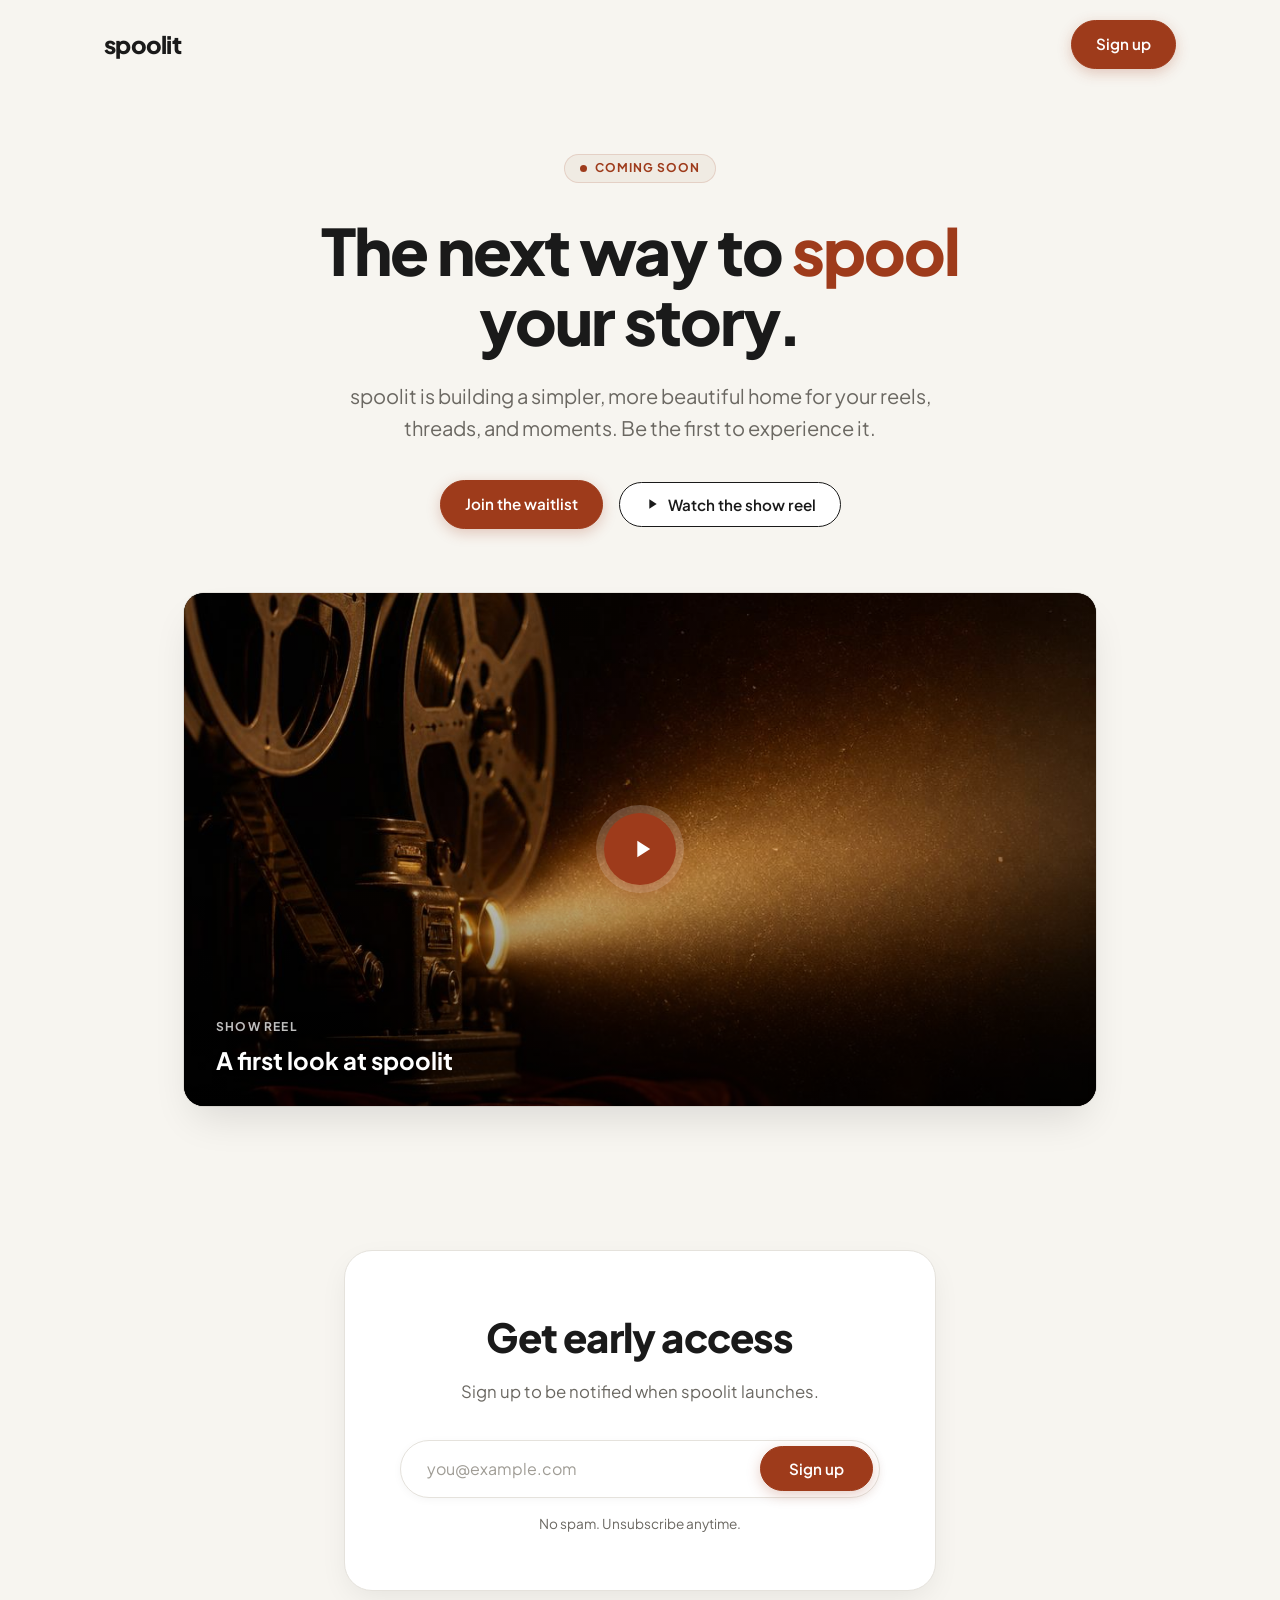
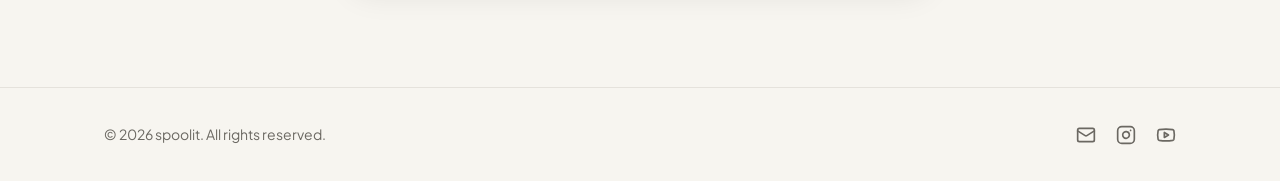
<file: SpoolIt.html>
<!DOCTYPE html>
<html lang="en">

<head>
  <meta charset="UTF-8">
  <meta name="viewport" content="width=device-width, initial-scale=1.0">
  <title>spoolit — Coming Soon</title>
  <meta name="description"
    content="spoolit is building a simpler, more beautiful home for your reels, threads, and moments. Join the waitlist for early access.">
  <meta property="og:title" content="spoolit — Coming Soon">
  <meta property="og:description"
    content="spoolit is building a simpler, more beautiful home for your reels, threads, and moments. Join the waitlist for early access.">
  <meta property="og:type" content="website">

  <!-- Google Fonts: Plus Jakarta Sans & Inter -->
  <link rel="preconnect" href="https://fonts.googleapis.com">
  <link rel="preconnect" href="https://fonts.gstatic.com" crossorigin>
  <link
    href="https://fonts.googleapis.com/css2?family=Plus+Jakarta+Sans:wght@400;500;600;700;800&family=Inter:wght@400;500;600;700&display=swap"
    rel="stylesheet">

  <!-- CSS Styles -->
  <link rel="stylesheet" href="styles.css">
</head>

<body>
  <!-- Header Navbar -->
  <header class="navbar" id="navbar">
    <div class="container nav-container">
      <a href="#" class="logo" id="brand-logo">spoolit</a>
      <a href="#signup" class="btn btn-primary nav-btn" id="nav-signup-btn">Sign up</a>
    </div>
  </header>

  <main>
    <!-- Hero Section -->
    <section class="hero-section">
      <div class="container hero-container">

        <!-- Badge -->
        <div class="badge" id="hero-badge">
          <span class="badge-dot"></span>
          <span>COMING SOON</span>
        </div>

        <!-- Main Heading -->
        <h1 class="hero-title" id="main-heading">
          The next way to <span class="highlight">spool</span> your story.
        </h1>

        <!-- Subtitle -->
        <p class="hero-subtitle" id="hero-subtitle">
          spoolit is building a simpler, more beautiful home for your reels, threads, and moments. Be the first to
          experience it.
        </p>

        <!-- Hero Buttons -->
        <div class="hero-actions">
          <a href="#signup" class="btn btn-primary" id="hero-waitlist-btn">
            Join the waitlist
          </a>
          <button type="button" class="btn btn-secondary" id="watch-showreel-btn">
            <svg class="play-icon-sm" viewBox="0 0 24 24" fill="currentColor">
              <path d="M8 5v14l11-7z" />
            </svg>
            <span>Watch the show reel</span>
          </button>
        </div>

      </div>
    </section>

    <!-- Video Show Reel Card Section -->
    <section class="showreel-section">
      <div class="container showreel-container">
        <div class="video-card" id="video-card" role="button" tabindex="0" aria-label="Play show reel video">

          <!-- Image Thumbnail View -->
          <div class="thumbnail-wrapper" id="thumbnail-wrapper">
            <img src="assets/showreel-poster.jpg" alt="spoolit Show Reel Thumbnail - Vintage Film Projector"
              class="thumbnail-img" id="thumbnail-img">
            <div class="thumbnail-overlay"></div>

            <!-- Play Button Badge Center -->
            <button type="button" class="play-button" id="play-button-overlay" aria-label="Play Video">
              <svg class="play-icon-lg" viewBox="0 0 24 24" fill="currentColor">
                <path d="M8 5v14l11-7z" />
              </svg>
            </button>

            <!-- Card Bottom Info -->
            <div class="showreel-info">
              <span class="showreel-label">SHOW REEL</span>
              <h3 class="showreel-caption">A first look at spoolit</h3>
            </div>
          </div>

          <!-- Embedded YouTube Video Container (Hidden until played) -->
          <div class="iframe-wrapper hidden" id="iframe-wrapper">
            <!-- Iframe dynamically inserted via JS to optimize page load & auto-play -->
          </div>

        </div>
      </div>
    </section>

    <!-- Waitlist / Early Access Section -->
    <section class="waitlist-section" id="signup">
      <div class="container waitlist-container">
        <div class="waitlist-card">
          <h2 class="waitlist-title" id="waitlist-heading">Get early access</h2>
          <p class="waitlist-subtitle" id="waitlist-desc">Sign up to be notified when spoolit launches.</p>

          <!-- Hidden iframe target for silent Google Apps Script form submission -->
          <iframe name="hidden_iframe" id="hidden_iframe" style="display:none;"></iframe>

          <form class="waitlist-form" id="waitlist-form"
            action="https://script.google.com/macros/s/AKfycbzEDkhsuNWuBlk6IgSFlKLW3jMQFyiQ68gtdpbbWCG_asgrhia1qH_EsW-ilvMlTs-w/exec"
            method="POST" target="hidden_iframe">
            <input type="hidden" name="sheetName" value="Spool_Waitlist">
            <input type="hidden" name="sheet" value="Spool_Waitlist">
            <input type="hidden" name="Email" id="email-hidden-input" value="">
            <input type="hidden" name="emailAddress" id="email-address-hidden-input" value="">
            <input type="hidden" name="timestamp" id="timestamp-hidden-input" value="">
            <div class="input-group">
              <input type="email" name="email" id="email-input" class="email-input" placeholder="you@example.com"
                required aria-label="Email Address" autocomplete="email">
              <button type="submit" class="btn btn-primary form-submit-btn" id="submit-btn">
                Sign up
              </button>
            </div>
            <p class="form-disclaimer">No spam. Unsubscribe anytime.</p>
          </form>

          <!-- Success Message Toast (Hidden by default) -->
          <div class="success-message hidden" id="success-message" role="alert">
            <div class="success-icon">✓</div>
            <p class="success-text"><strong>You're on the waitlist!</strong> We'll notify you as soon as early access
              opens.</p>
          </div>

        </div>
      </div>
    </section>
  </main>

  <!-- Footer -->
  <footer class="footer">
    <div class="container footer-container">
      <p class="copyright-text" id="footer-copyright">© 2026 spoolit. All rights reserved.</p>

      <div class="social-links">
        <a href="mailto:hello@spoolit.app" class="social-link" aria-label="Email spoolit" title="Email Us">
          <svg viewBox="0 0 24 24" width="20" height="20" fill="none" stroke="currentColor" stroke-width="2"
            stroke-linecap="round" stroke-linejoin="round">
            <rect width="20" height="16" x="2" y="4" rx="2" />
            <path d="m22 7-8.97 5.7a1.94 1.94 0 0 1-2.06 0L2 7" />
          </svg>
        </a>
        <a href="https://instagram.com" target="_blank" rel="noopener noreferrer" class="social-link"
          aria-label="Instagram" title="Instagram">
          <svg viewBox="0 0 24 24" width="20" height="20" fill="none" stroke="currentColor" stroke-width="2"
            stroke-linecap="round" stroke-linejoin="round">
            <rect width="20" height="20" x="2" y="2" rx="5" ry="5" />
            <path d="M16 11.37A4 4 0 1 1 12.63 8 4 4 0 0 1 16 11.37z" />
            <line x1="17.5" x2="17.51" y1="6.5" y2="6.5" />
          </svg>
        </a>
        <a href="https://youtu.be/IjXVorAIwHE?si=N1MJygTZKGop8Ckr" target="_blank" rel="noopener noreferrer"
          class="social-link" aria-label="YouTube" title="YouTube Show Reel">
          <svg viewBox="0 0 24 24" width="20" height="20" fill="none" stroke="currentColor" stroke-width="2"
            stroke-linecap="round" stroke-linejoin="round">
            <path
              d="M2.5 17a24.12 24.12 0 0 1 0-10 2 2 0 0 1 1.4-1.4 49.56 49.56 0 0 1 16.2 0A2 2 0 0 1 21.5 7a24.12 24.12 0 0 1 0 10 2 2 0 0 1-1.4 1.4 49.55 49.55 0 0 1-16.2 0A2 2 0 0 1 2.5 17" />
            <path d="m10 15 5-3-5-3v6Z" />
          </svg>
        </a>
      </div>
    </div>
  </footer>

  <script src="script.js"></script>
</body>

</html>
</file>
<file: styles.css>
/* ==========================================================================
   SpoolIt Landing Page — Design System & Custom CSS
   Theme: Minimalist, Warm Tech, Modern Modernism
   Colors:
     - Background: #F7F5F0 (Warm Linen Off-White)
     - Accent (Terracotta/Rust): #9E3B1B
     - Accent Light: #F2ECE4
     - Text Dark: #1A1A1A
     - Text Muted: #6B6862
     - Border Light: #E5E2DC
   ========================================================================== */

:root {
  --bg-main: #F7F5F0;
  --bg-card: #FFFFFF;
  --bg-badge: #F0EBE3;
  --color-primary: #9E3B1B;
  --color-primary-hover: #842f13;
  --color-primary-light: rgba(158, 59, 27, 0.08);
  --color-text-main: #1A1A1A;
  --color-text-muted: #6B6862;
  --color-border: #E5E2DC;
  --color-border-dark: #1A1A1A;
  --font-family: 'Plus Jakarta Sans', 'Inter', -apple-system, BlinkMacSystemFont, sans-serif;
  --radius-full: 9999px;
  --radius-xl: 20px;
  --radius-lg: 16px;
  --radius-md: 12px;
  --shadow-sm: 0 2px 8px rgba(0, 0, 0, 0.04);
  --shadow-md: 0 10px 30px -5px rgba(0, 0, 0, 0.08);
  --shadow-lg: 0 20px 40px -10px rgba(0, 0, 0, 0.12);
  --transition: all 0.25s cubic-bezier(0.16, 1, 0.3, 1);
}

/* Reset & Base Styles */
*, *::before, *::after {
  box-sizing: border-box;
  margin: 0;
  padding: 0;
}

html {
  scroll-behavior: smooth;
  font-size: 16px;
}

body {
  background-color: var(--bg-main);
  color: var(--color-text-main);
  font-family: var(--font-family);
  -webkit-font-smoothing: antialiased;
  -moz-osx-font-smoothing: grayscale;
  line-height: 1.5;
  min-height: 100vh;
  display: flex;
  flex-direction: column;
}

/* Container */
.container {
  width: 100%;
  max-width: 1120px;
  margin: 0 auto;
  padding: 0 1.5rem;
}

/* Header Navbar */
.navbar {
  position: sticky;
  top: 0;
  z-index: 100;
  padding: 1.25rem 0;
  background-color: rgba(247, 245, 240, 0.85);
  backdrop-filter: blur(12px);
  -webkit-backdrop-filter: blur(12px);
  transition: var(--transition);
}

.nav-container {
  display: flex;
  align-items: center;
  justify-content: space-between;
}

.logo {
  font-size: 1.5rem;
  font-weight: 800;
  letter-spacing: -0.03em;
  color: var(--color-text-main);
  text-decoration: none;
  transition: var(--transition);
}

.logo:hover {
  opacity: 0.8;
}

/* Buttons */
.btn {
  display: inline-flex;
  align-items: center;
  justify-content: center;
  gap: 0.5rem;
  padding: 0.75rem 1.5rem;
  font-family: var(--font-family);
  font-size: 0.95rem;
  font-weight: 600;
  border-radius: var(--radius-full);
  text-decoration: none;
  cursor: pointer;
  border: 1px solid transparent;
  transition: var(--transition);
  outline: none;
  white-space: nowrap;
}

.btn-primary {
  background-color: var(--color-primary);
  color: #FFFFFF;
  border-color: var(--color-primary);
  box-shadow: 0 4px 14px rgba(158, 59, 27, 0.25);
}

.btn-primary:hover {
  background-color: var(--color-primary-hover);
  border-color: var(--color-primary-hover);
  transform: translateY(-1px);
  box-shadow: 0 6px 18px rgba(158, 59, 27, 0.35);
}

.btn-primary:active {
  transform: translateY(0);
}

.btn-secondary {
  background-color: var(--bg-card);
  color: var(--color-text-main);
  border-color: var(--color-border-dark);
}

.btn-secondary:hover {
  background-color: #F0EDE6;
  transform: translateY(-1px);
}

.btn-secondary:active {
  transform: translateY(0);
}

/* Hero Section */
.hero-section {
  padding: 4rem 0 3rem 0;
  text-align: center;
}

.hero-container {
  display: flex;
  flex-direction: column;
  align-items: center;
  max-width: 800px;
}

/* Badge */
.badge {
  display: inline-flex;
  align-items: center;
  gap: 0.5rem;
  padding: 0.35rem 1rem;
  background-color: var(--bg-badge);
  color: var(--color-primary);
  font-size: 0.75rem;
  font-weight: 700;
  letter-spacing: 0.08em;
  border-radius: var(--radius-full);
  margin-bottom: 2rem;
  box-shadow: inset 0 0 0 1px rgba(158, 59, 27, 0.15);
}

.badge-dot {
  width: 7px;
  height: 7px;
  border-radius: 50%;
  background-color: var(--color-primary);
  display: inline-block;
  animation: pulse-dot 2s infinite ease-in-out;
}

@keyframes pulse-dot {
  0%, 100% {
    opacity: 1;
    transform: scale(1);
  }
  50% {
    opacity: 0.4;
    transform: scale(1.3);
  }
}

/* Title & Subtitle */
.hero-title {
  font-size: clamp(2.5rem, 5vw, 4.25rem);
  font-weight: 800;
  line-height: 1.1;
  letter-spacing: -0.03em;
  color: var(--color-text-main);
  margin-bottom: 1.5rem;
}

.hero-title .highlight {
  color: var(--color-primary);
  position: relative;
}

.hero-subtitle {
  font-size: clamp(1.05rem, 2vw, 1.25rem);
  color: var(--color-text-muted);
  font-weight: 400;
  max-width: 640px;
  line-height: 1.6;
  margin-bottom: 2.25rem;
}

/* Hero Actions */
.hero-actions {
  display: flex;
  align-items: center;
  justify-content: center;
  gap: 1rem;
  width: 100%;
}

.play-icon-sm {
  width: 16px;
  height: 16px;
}

/* Show Reel Section */
.showreel-section {
  padding: 1rem 0 5rem 0;
}

.showreel-container {
  max-width: 960px;
}

/* Video Card */
.video-card {
  position: relative;
  width: 100%;
  aspect-ratio: 16 / 9;
  border-radius: var(--radius-xl);
  overflow: hidden;
  background-color: #000000;
  box-shadow: var(--shadow-lg), 0 0 0 1px var(--color-border);
  cursor: pointer;
  transition: transform 0.3s cubic-bezier(0.16, 1, 0.3, 1), box-shadow 0.3s ease;
}

.video-card:hover {
  transform: translateY(-4px);
  box-shadow: 0 25px 50px -12px rgba(0, 0, 0, 0.2), 0 0 0 1px var(--color-primary);
}

.thumbnail-wrapper {
  position: absolute;
  inset: 0;
  width: 100%;
  height: 100%;
  display: flex;
  align-items: center;
  justify-content: center;

  opacity: 1;
  visibility: visible;
  transition: opacity 0.4s ease, visibility 0.4s ease;
}

.thumbnail-img {
  width: 100%;
  height: 100%;
  object-fit: cover;
  display: block;
  transition: transform 0.6s ease;
}

.video-card:hover .thumbnail-img {
  transform: scale(1.03);
}

.thumbnail-overlay {
  position: absolute;
  inset: 0;
  background: linear-gradient(to top, rgba(0, 0, 0, 0.7) 0%, rgba(0, 0, 0, 0.15) 50%, rgba(0, 0, 0, 0.25) 100%);
}

/* Play Button Overlay */
.play-button {
  position: absolute;
  top: 50%;
  left: 50%;
  transform: translate(-50%, -50%);
  z-index: 10;
  width: 72px;
  height: 72px;
  border-radius: 50%;
  background-color: var(--color-primary);
  color: #FFFFFF;
  border: none;
  display: flex;
  align-items: center;
  justify-content: center;
  cursor: pointer;
  box-shadow: 0 8px 24px rgba(158, 59, 27, 0.5), 0 0 0 8px rgba(255, 255, 255, 0.2);
  transition: transform 0.3s cubic-bezier(0.34, 1.56, 0.64, 1), background-color 0.2s ease, box-shadow 0.3s ease;
}

.video-card:hover .play-button {
  transform: translate(-50%, -50%) scale(1.12);
  box-shadow: 0 12px 32px rgba(158, 59, 27, 0.6), 0 0 0 12px rgba(255, 255, 255, 0.3);
}

.play-icon-lg {
  width: 28px;
  height: 28px;
  margin-left: 4px; /* Adjust visual centering of play triangle */
}

/* Show Reel Bottom Info Text */
.showreel-info {
  position: absolute;
  bottom: 1.75rem;
  left: 2rem;
  right: 2rem;
  z-index: 10;
  color: #FFFFFF;
  text-align: left;
}

.showreel-label {
  display: block;
  font-size: 0.75rem;
  font-weight: 700;
  letter-spacing: 0.1em;
  color: rgba(255, 255, 255, 0.75);
  margin-bottom: 0.35rem;
}

.showreel-caption {
  font-size: clamp(1.15rem, 2.5vw, 1.5rem);
  font-weight: 700;
  color: #FFFFFF;
  text-shadow: 0 2px 4px rgba(0, 0, 0, 0.3);
}

/* Iframe Wrapper */
.iframe-wrapper {
  position: absolute;
  inset: 0;
  width: 100%;
  height: 100%;
  z-index: 20;
  background-color: #000000;
}

.iframe-wrapper iframe {
  width: 100%;
  height: 100%;
  border: 0;
  display: block;
}

/* Utility Hidden class */
.hidden {
  display: none !important;
  opacity: 0;
  visibility: hidden;
}

/* Waitlist Section */
.waitlist-section {
  padding: 4rem 0 6rem 0;
}

.waitlist-container {
  max-width: 640px;
}

.waitlist-card {
  background-color: var(--bg-card);
  border: 1px solid var(--color-border);
  border-radius: 28px;
  padding: 3.5rem 2.5rem;
  text-align: center;
  box-shadow: var(--shadow-md);
}

.waitlist-title {
  font-size: clamp(2rem, 3.5vw, 2.5rem);
  font-weight: 800;
  letter-spacing: -0.02em;
  color: var(--color-text-main);
  margin-bottom: 0.75rem;
}

.waitlist-subtitle {
  font-size: 1.05rem;
  color: var(--color-text-muted);
  margin-bottom: 2.25rem;
}

/* Waitlist Form */
.waitlist-form {
  width: 100%;
  max-width: 480px;
  margin: 0 auto;
}

.input-group {
  display: flex;
  align-items: center;
  gap: 0.5rem;
  background-color: var(--bg-card);
  border: 1px solid var(--color-border);
  padding: 0.35rem;
  border-radius: var(--radius-full);
  box-shadow: var(--shadow-sm);
  transition: border-color 0.2s ease, box-shadow 0.2s ease;
}

.input-group:focus-within {
  border-color: var(--color-primary);
  box-shadow: 0 0 0 3px rgba(158, 59, 27, 0.15);
}

.email-input {
  flex: 1;
  border: none;
  background: transparent;
  padding: 0.75rem 1.25rem;
  font-family: var(--font-family);
  font-size: 1rem;
  color: var(--color-text-main);
  outline: none;
  width: 100%;
}

.email-input::placeholder {
  color: #A09D96;
}

.form-submit-btn {
  padding: 0.75rem 1.75rem;
  flex-shrink: 0;
}

.form-disclaimer {
  font-size: 0.85rem;
  color: var(--color-text-muted);
  margin-top: 1rem;
}

/* Success Message Toast */
.success-message {
  display: flex;
  align-items: center;
  gap: 1rem;
  padding: 1.25rem 1.5rem;
  background-color: var(--color-primary-light);
  border: 1px solid rgba(158, 59, 27, 0.2);
  border-radius: var(--radius-lg);
  color: var(--color-text-main);
  text-align: left;
  animation: fadeIn 0.4s ease forwards;
}

.success-icon {
  width: 32px;
  height: 32px;
  border-radius: 50%;
  background-color: var(--color-primary);
  color: #FFFFFF;
  display: flex;
  align-items: center;
  justify-content: center;
  font-weight: 700;
  flex-shrink: 0;
}

.success-text {
  font-size: 0.95rem;
  line-height: 1.4;
}

@keyframes fadeIn {
  from {
    opacity: 0;
    transform: translateY(8px);
  }
  to {
    opacity: 1;
    transform: translateY(0);
  }
}

/* Footer */
.footer {
  margin-top: auto;
  border-top: 1px solid var(--color-border);
  padding: 2.25rem 0;
}

.footer-container {
  display: flex;
  align-items: center;
  justify-content: space-between;
}

.copyright-text {
  font-size: 0.875rem;
  color: var(--color-text-muted);
}

.social-links {
  display: flex;
  align-items: center;
  gap: 1.25rem;
}

.social-link {
  color: var(--color-text-muted);
  transition: var(--transition);
  display: flex;
  align-items: center;
  justify-content: center;
}

.social-link:hover {
  color: var(--color-primary);
  transform: translateY(-2px);
}

/* ==========================================================================
   Responsive Design & Media Queries
   ========================================================================== */

@media (max-width: 639px) {
  .hero-section {
    padding: 2.5rem 0 2rem 0;
  }
  
  .hero-actions {
    flex-direction: row;
    gap: 0.75rem;
    width: 100%;
  }

  .hero-actions .btn {
    flex: 1;
    padding: 0.75rem 1rem;
    font-size: 0.875rem;
  }

  .showreel-section {
    padding: 0.5rem 0 3.5rem 0;
  }

  .video-card {
    border-radius: var(--radius-lg);
  }

  .play-button {
    width: 56px;
    height: 56px;
  }

  .play-icon-lg {
    width: 22px;
    height: 22px;
  }

  .showreel-info {
    bottom: 1.25rem;
    left: 1.25rem;
    right: 1.25rem;
  }

  .waitlist-section {
    padding: 2.5rem 0 4rem 0;
  }

  .waitlist-card {
    padding: 2.5rem 1.25rem;
    border-radius: var(--radius-xl);
  }

  /* Form stacks on small screens */
  .input-group {
    flex-direction: column;
    background: transparent;
    border: none;
    padding: 0;
    box-shadow: none;
    gap: 0.75rem;
  }

  .input-group:focus-within {
    box-shadow: none;
  }

  .email-input {
    background-color: var(--bg-card);
    border: 1px solid var(--color-border);
    border-radius: var(--radius-full);
    padding: 0.85rem 1.25rem;
    box-shadow: var(--shadow-sm);
  }

  .email-input:focus {
    border-color: var(--color-primary);
    box-shadow: 0 0 0 3px rgba(158, 59, 27, 0.15);
  }

  .form-submit-btn {
    width: 100%;
    border-radius: var(--radius-full);
    padding: 0.85rem 1.5rem;
  }

  .footer-container {
    flex-direction: column;
    gap: 1.25rem;
    text-align: center;
  }
}
</file>
